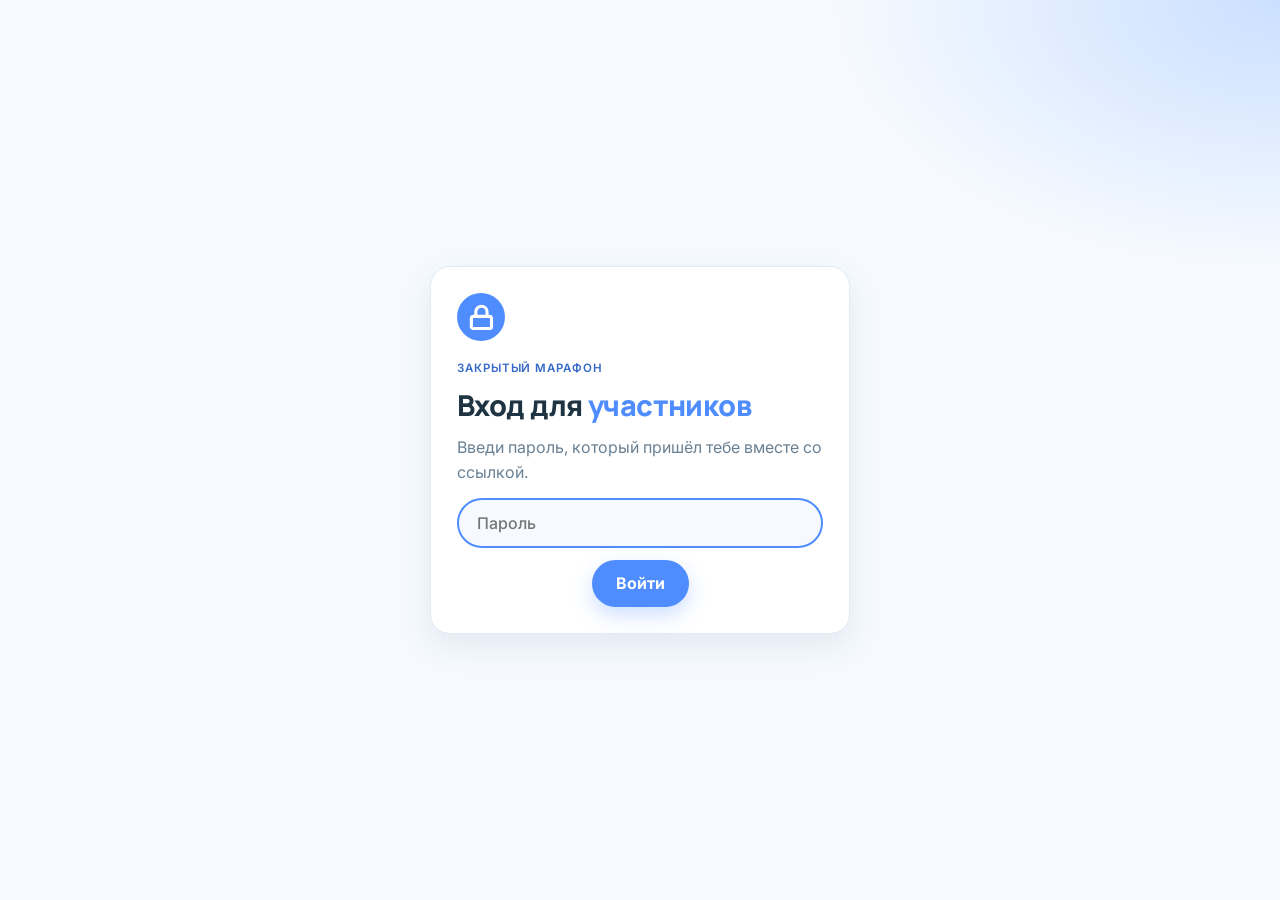
<file: index.html>
<!doctype html>
<html lang="ru">
<head>
  <meta charset="utf-8">
  <meta name="viewport" content="width=device-width, initial-scale=1">
  <meta name="robots" content="noindex">
  <meta name="color-scheme" content="light dark">
  <title>Марафон по питанию</title>
  <link rel="preconnect" href="https://fonts.googleapis.com">
  <link rel="preconnect" href="https://fonts.gstatic.com" crossorigin>
  <link href="https://fonts.googleapis.com/css2?family=Inter:wght@400;500;600;700&family=Manrope:wght@800&display=swap" rel="stylesheet">
  <link rel="stylesheet" href="css/style.css">
</head>
<body>
  <header class="site-header">
    <a class="brand" href="index.html" data-home-link>
      <span class="badge badge-green">
        <svg class="icon" viewBox="0 0 24 24" fill="none" stroke="currentColor" stroke-width="2.4" stroke-linecap="round" stroke-linejoin="round" aria-hidden="true"><path d="M11 20A7 7 0 0 1 9.8 6.1C15.5 5 17 4.48 19 2c1 2 2 4.18 2 8 0 5.5-4.78 10-10 10Z"/><path d="M2 21c0-3 1.85-5.36 5.08-6C9.5 14.52 12 13 13 12"/></svg>
      </span>
      <span data-site-title>Марафон по питанию</span>
    </a>
    <a class="header-link" href="bonus.html" data-bonus-link>Доп. материалы</a>
  </header>

  <main id="app" aria-live="polite"></main>

  <noscript><p style="padding:16px">Для работы сайта нужен включённый JavaScript.</p></noscript>
  <script src="js/config.js"></script>
  <script src="js/app.js"></script>
  <script src="js/home.js"></script>
</body>
</html>
</file>
<file: css/style.css>
:root {
  --bg: #F6FAFF;
  --surface: #FFFFFF;
  --surface-blue: #DDEBFF;
  --surface-green: #EFF7DC;
  --primary: #4F8DFF;
  --primary-dark: #3569C7;
  --accent-blue: #A7C9FF;
  --accent-green: #8BC43F;
  --accent-green-soft: #B8DB6E;
  --text: #3F5B6B;
  --text-soft: #6A8194;
  --border: #E1EBF5;
  --radius-lg: 20px;
  --radius-md: 14px;
  --radius-sm: 9px;
  --shadow: 0 12px 32px rgba(63, 91, 107, 0.10);
  --font-heading: "Manrope", sans-serif;
  --font-body: "Inter", -apple-system, "Segoe UI", sans-serif;

  /* производные */
  --heading: #1F3442;
  --green-text: #5C7A2E;
  --glow-blue: rgba(167, 201, 255, 0.55);
  --glow-green: rgba(184, 219, 110, 0.35);
}

@media (prefers-color-scheme: dark) {
  :root {
    --bg: #101B24;
    --surface: #1B2A36;
    --border: #2B3D4A;
    --text: #E4EEF6;
    --text-soft: #94ABBB;
    --surface-blue: #1E3350;
    --surface-green: #26361F;
    --primary-dark: #A7C9FF;
    --heading: #F3F8FC;
    --green-text: #B8DB6E;
    --shadow: 0 12px 32px rgba(0, 0, 0, 0.30);
    --glow-blue: rgba(79, 141, 255, 0.18);
    --glow-green: rgba(139, 196, 63, 0.10);
  }
}

*, *::before, *::after { box-sizing: border-box; }

html { -webkit-text-size-adjust: 100%; }

body {
  margin: 0;
  min-height: 100vh;
  font-family: var(--font-body);
  font-size: 1rem;
  line-height: 1.6;
  color: var(--text);
  background:
    radial-gradient(60rem 28rem at 110% -8rem, var(--glow-blue), transparent 70%),
    radial-gradient(40rem 22rem at -20% 14rem, var(--glow-green), transparent 70%),
    var(--bg);
  background-repeat: no-repeat;
  overflow-wrap: break-word;
}

h1, h2, h3 {
  font-family: var(--font-heading);
  font-weight: 800;
  color: var(--heading);
  line-height: 1.15;
  letter-spacing: -0.02em;
  margin: 0;
  text-wrap: balance;
}
h1 { font-size: clamp(1.9rem, 7.5vw, 3rem); }
h2 { font-size: clamp(1.3rem, 5vw, 1.7rem); }
p { margin: 0; }
a { color: var(--primary-dark); }
img { max-width: 100%; display: block; }

.hl { color: var(--primary); }
mark {
  background: var(--surface-green);
  color: inherit;
  border-radius: 6px;
  padding: 0 0.22em;
  box-decoration-break: clone;
  -webkit-box-decoration-break: clone;
}
.soft { color: var(--text-soft); }
.sr-only { position: absolute; width: 1px; height: 1px; overflow: hidden; clip: rect(0 0 0 0); white-space: nowrap; }

.icon { width: 1.15em; height: 1.15em; flex: none; }

:focus-visible { outline: 3px solid var(--accent-blue); outline-offset: 2px; }

/* ---------- Каркас ---------- */
.site-header {
  max-width: 1040px;
  margin: 0 auto;
  padding: 16px 16px 0;
  display: flex;
  align-items: center;
  justify-content: space-between;
  gap: 12px;
}
.header-link {
  flex: none;
  font-weight: 600;
  font-size: 0.85rem;
  text-decoration: none;
  padding: 7px 13px;
  border-radius: 999px;
  background: var(--surface-blue);
  color: var(--primary-dark);
  transition: background-color 0.2s;
}
.header-link:hover { background: var(--accent-blue); }
.brand { min-width: 0; }
html.no-scroll { overflow: hidden; }
.brand {
  display: inline-flex;
  align-items: center;
  gap: 10px;
  font-family: var(--font-heading);
  font-weight: 800;
  color: var(--heading);
  text-decoration: none;
  font-size: 0.98rem;
}
main {
  max-width: 1040px;
  margin: 0 auto;
  padding: 20px 16px 56px;
  display: flex;
  flex-direction: column;
  gap: 20px;
}
main.narrow { max-width: 760px; }

/* ---------- Базовые компоненты ---------- */
.eyebrow {
  text-transform: uppercase;
  letter-spacing: 0.08em;
  font-size: 0.72rem;
  font-weight: 600;
  color: var(--primary-dark);
  margin-bottom: 10px;
}

.card {
  background: var(--surface);
  border: 1px solid var(--border);
  border-radius: var(--radius-lg);
  box-shadow: var(--shadow);
  padding: 20px;
}
.card.center { text-align: center; display: flex; flex-direction: column; align-items: center; gap: 12px; padding: 32px 20px; }
.card.center .eyebrow { margin: 0; }

.btn {
  display: inline-flex;
  align-items: center;
  justify-content: center;
  gap: 8px;
  padding: 12px 22px;
  border-radius: 999px;
  border: 2px solid transparent;
  font: 700 1rem/1.2 var(--font-body);
  text-decoration: none;
  cursor: pointer;
  transition: background-color 0.2s, border-color 0.2s, transform 0.15s, box-shadow 0.2s;
}
.btn:active { transform: translateY(1px); }
.btn-primary { background: var(--primary); color: #fff; box-shadow: 0 8px 20px rgba(79, 141, 255, 0.28); }
.btn-primary:hover { background: #3F7DF0; }
.btn-secondary { background: transparent; border-color: var(--accent-blue); color: var(--primary-dark); }
.btn-secondary:hover { background: var(--surface-blue); }
.btn-block { width: 100%; }
.link-btn {
  background: none; border: 0; padding: 6px 4px; cursor: pointer;
  font: 500 0.9rem var(--font-body); color: var(--text-soft); text-decoration: underline;
}

.chip {
  display: inline-flex;
  align-items: center;
  gap: 6px;
  padding: 5px 11px;
  border-radius: 999px;
  font-size: 0.78rem;
  font-weight: 600;
  line-height: 1.25;
}
.chip .icon { width: 0.95em; height: 0.95em; }
.chip-blue { background: var(--surface-blue); color: var(--primary-dark); }
.chip-green { background: var(--surface-green); color: var(--green-text); }
.chip-muted { background: transparent; color: var(--text-soft); padding-left: 0; padding-right: 0; }
.chip-ghost { background: transparent; color: var(--text-soft); padding-left: 0; }
.chip-lg { font-size: 0.95rem; padding: 10px 16px; }

.badge {
  display: inline-grid;
  place-items: center;
  flex: none;
  width: 38px;
  height: 38px;
  border-radius: 50%;
  color: #fff;
  font: 800 0.95rem var(--font-heading);
}
.badge-blue { background: var(--primary); }
.badge-green { background: var(--accent-green); }
.badge-muted { background: var(--border); color: var(--text-soft); }
.badge-lg { width: 48px; height: 48px; font-size: 1.2rem; }
.badge-lg .icon { width: 1.4em; height: 1.4em; stroke-width: 2.8; }

.note {
  display: flex;
  align-items: center;
  gap: 14px;
  background: var(--surface-green);
  border-radius: var(--radius-lg);
  padding: 16px;
  margin: 0;
}
.note p { border-left: 2px solid var(--accent-blue); padding-left: 14px; font-size: 0.95rem; }

.progress { height: 10px; background: var(--border); border-radius: 999px; overflow: hidden; }
.progress span { display: block; height: 100%; background: var(--accent-green); border-radius: 999px; transition: width 0.25s; }

.input {
  width: 100%;
  padding: 13px 18px;
  border-radius: 999px;
  border: 2px solid var(--border);
  background: var(--bg);
  color: var(--text);
  font: 500 1rem var(--font-body);
  transition: border-color 0.2s;
}
.input:focus { border-color: var(--primary); outline: none; }

/* ---------- Главная ---------- */
.hero { padding: 12px 0 4px; display: flex; flex-direction: column; align-items: flex-start; gap: 14px; }
.hero .eyebrow { margin: 0; }
.lead { font-size: 1.05rem; max-width: 34em; }

.progress-card { display: flex; flex-direction: column; gap: 16px; }
.stats { display: grid; grid-template-columns: 1fr 1fr; gap: 12px; }
.stat { display: flex; align-items: center; gap: 10px; min-width: 0; }
.stat div { display: flex; flex-direction: column; line-height: 1.25; min-width: 0; }
.stat b { font: 800 1.25rem var(--font-heading); color: var(--heading); }
.stat span:not(.badge) { font-size: 0.82rem; color: var(--text-soft); }

.preview-flag {
  font-size: 0.85rem; color: var(--primary-dark);
  background: var(--surface-blue); border-radius: var(--radius-md); padding: 10px 14px;
}

#days-h { margin: 12px 0 16px; }
.days {
  list-style: none; margin: 0; padding: 0;
  display: grid;
  grid-template-columns: repeat(2, minmax(0, 1fr));
  gap: 12px;
}
.days li { display: flex; min-width: 0; }
.day-card {
  flex: 1;
  min-width: 0;
  display: flex;
  flex-direction: column;
  align-items: flex-start;
  gap: 10px;
  padding: 14px;
  background: var(--surface);
  border: 1px solid var(--border);
  border-radius: var(--radius-lg);
  box-shadow: var(--shadow);
  color: inherit;
  text-decoration: none;
  transition: transform 0.2s, border-color 0.2s, box-shadow 0.2s;
}
a.day-card:hover { transform: translateY(-2px); border-color: var(--accent-blue); }
.day-top { display: flex; align-items: center; gap: 8px; }
.day-num { font-size: 0.72rem; font-weight: 600; letter-spacing: 0.08em; text-transform: uppercase; color: var(--text-soft); }
.day-title {
  font-size: 0.98rem;
  line-height: 1.25;
  letter-spacing: -0.01em;
  text-wrap: pretty;
  flex: 1;
  display: -webkit-box;
  -webkit-line-clamp: 4;
  -webkit-box-orient: vertical;
  overflow: hidden;
}
.day-card.is-current { border: 2px solid var(--primary); padding: 13px; background: var(--surface-blue); }
.day-card.is-done { background: var(--surface-green); border-color: transparent; box-shadow: none; }
.day-card.is-locked { box-shadow: none; background: transparent; border-style: dashed; }
.day-card.is-locked .day-title { color: var(--text-soft); }

/* ---------- Страница дня ---------- */
.back {
  display: inline-flex; align-items: center; gap: 6px; align-self: flex-start;
  font-weight: 600; font-size: 0.92rem; text-decoration: none; padding: 6px 0;
}
.day-head .eyebrow { margin-bottom: 8px; }

.lesson { display: flex; flex-direction: column; gap: 22px; padding: 22px 18px; }
.text-block, .task { display: flex; flex-direction: column; gap: 12px; }
.text-block h2 { margin: 8px 0 2px; }
.lesson > .text-block:first-child h2 { margin-top: 0; }

/* кнопки из бота */
.bot-buttons { display: flex; flex-wrap: wrap; gap: 8px; margin-top: 2px; }
.btn-sm { padding: 8px 15px; font-size: 0.88rem; }
.chip-static { cursor: default; opacity: 0.85; }

/* кружок */
.circles { display: flex; flex-wrap: wrap; justify-content: center; gap: 20px; padding: 6px 0; }
.circle {
  width: min(280px, 100%);
  aspect-ratio: 1 / 1;
  border-radius: 50%;
  object-fit: cover;
  background: var(--surface-blue);
  box-shadow: 0 0 0 4px var(--surface), 0 0 0 6px var(--accent-blue);
}
/* обычное видео */
.clip {
  display: block;
  width: 100%;
  max-height: 80vh;
  border-radius: var(--radius-lg);
  background: #0c151c;
}
.clip-small { max-width: 360px; margin: 0 auto; }

/* голосовое */
.voice {
  display: flex;
  align-items: center;
  gap: 12px;
  padding: 14px;
  background: var(--surface-blue);
  border-radius: var(--radius-lg);
}
.voice-body { flex: 1; min-width: 0; display: flex; flex-direction: column; gap: 6px; }
.voice-label { font-size: 0.82rem; font-weight: 600; color: var(--primary-dark); }
.voice audio { width: 100%; height: 40px; }

/* фото и лайтбокс */
.photo {
  display: block; width: 100%; padding: 0; border: 1px solid var(--border);
  border-radius: var(--radius-lg); overflow: hidden; background: var(--bg); cursor: zoom-in;
}
.photo img { width: 100%; height: auto; }
.lightbox {
  position: fixed; inset: 0; z-index: 20;
  display: grid; place-items: center; padding: 12px;
  background: rgba(12, 21, 28, 0.92); cursor: zoom-out;
}
.lightbox img { max-width: 100%; max-height: calc(100vh - 24px); max-height: calc(100dvh - 24px); border-radius: var(--radius-md); object-fit: contain; }
.lightbox-close {
  position: absolute; top: 12px; right: 12px;
  width: 44px; height: 44px; display: grid; place-items: center;
  border: 0; border-radius: 50%; background: rgba(255, 255, 255, 0.16); color: #fff; cursor: pointer;
}

.list { list-style: none; margin: 0; padding: 0; display: flex; flex-direction: column; gap: 8px; }
.list li { display: flex; gap: 10px; align-items: flex-start; }
.dot { flex: none; width: 8px; height: 8px; border-radius: 50%; background: var(--accent-blue); margin-top: 0.58em; margin-left: 7px; margin-right: 7px; }
.tick {
  flex: none; display: inline-grid; place-items: center;
  width: 22px; height: 22px; margin-top: 0.14em;
  border-radius: 50%; border: 2px solid var(--accent-green-soft); color: transparent;
  transition: background-color 0.2s, border-color 0.2s, color 0.2s;
}
.tick .icon { width: 13px; height: 13px; stroke-width: 3.4; }
.tick-on { background: var(--accent-green); border-color: var(--accent-green); color: #fff; }
.tick-no { background: var(--surface-blue); border-color: var(--surface-blue); color: var(--primary-dark); }

.step { display: flex; gap: 10px; align-items: flex-start; font-weight: 600; color: var(--heading); margin-top: 4px; text-align: left; }
.step-n {
  flex: none; display: inline-grid; place-items: center;
  min-width: 24px; height: 24px; padding: 0 6px; margin-top: 0.05em;
  border-radius: 999px; background: var(--surface-blue); color: var(--primary-dark);
  font: 800 0.8rem var(--font-heading);
}
.step-check {
  width: 100%; background: none; border: 0; padding: 4px 0; cursor: pointer;
  font: 600 1rem/1.6 var(--font-body);
}
.step-check[aria-pressed="true"] .tick { background: var(--accent-green); border-color: var(--accent-green); color: #fff; }
.step-check[aria-pressed="true"] > span:last-child { color: var(--text-soft); }

.task { background: var(--surface-green); border-radius: var(--radius-lg); padding: 18px 16px; }
.task-head { display: flex; align-items: center; gap: 12px; }
.task .dot { background: var(--accent-green); }

.gallery { display: grid; grid-template-columns: repeat(2, minmax(0, 1fr)); gap: 10px; margin-top: 4px; }
.gallery-one { grid-template-columns: minmax(0, 1fr); }
.gallery-one { max-width: 560px; width: 100%; margin-left: auto; margin-right: auto; }

.video { position: relative; aspect-ratio: 16 / 9; border-radius: var(--radius-lg); overflow: hidden; background: #0c151c; box-shadow: var(--shadow); }
.video iframe, .video video { position: absolute; inset: 0; width: 100%; height: 100%; border: 0; }
.audio { width: 100%; }
.media-missing {
  display: flex; align-items: center; gap: 10px;
  padding: 12px 14px; border: 2px dashed var(--accent-blue); border-radius: var(--radius-md);
  color: var(--primary-dark); font-size: 0.88rem; font-weight: 500;
}

.done-row { display: flex; flex-wrap: wrap; align-items: center; justify-content: center; gap: 8px 16px; }
.day-nav { display: flex; justify-content: space-between; align-items: center; gap: 10px; }
.day-nav .btn { padding: 11px 16px; font-size: 0.92rem; }
.day-nav .chip { text-align: right; }

/* ---------- Дополнительные материалы ---------- */
.bonus-banner {
  display: flex; align-items: center; gap: 14px;
  padding: 18px 16px; margin-top: 8px;
  background: var(--surface-blue); border-radius: var(--radius-lg);
  color: inherit; text-decoration: none;
  transition: transform 0.2s;
}
.bonus-banner:hover { transform: translateY(-2px); }
.bonus-banner-green { background: var(--surface-green); margin-top: 0; }
.bonus-banner-green > .icon { color: var(--green-text); }
.bonus-banner div { flex: 1; min-width: 0; }
.bonus-banner h2 { font-size: 1.2rem; margin-bottom: 4px; }
.bonus-banner p { font-size: 0.9rem; }
.bonus-banner > .icon { color: var(--primary-dark); width: 22px; height: 22px; }

.bonus-grid { list-style: none; margin: 0; padding: 0; display: grid; grid-template-columns: minmax(0, 1fr); gap: 12px; }
.bonus-grid li { display: flex; min-width: 0; }
.bonus-card {
  flex: 1; min-width: 0;
  display: flex; align-items: flex-start; gap: 14px; padding: 16px;
  background: var(--surface); border: 1px solid var(--border); border-radius: var(--radius-lg); box-shadow: var(--shadow);
  color: inherit; text-decoration: none;
  transition: transform 0.2s, border-color 0.2s;
}
.bonus-card:hover { transform: translateY(-2px); border-color: var(--accent-blue); }
.bonus-card-body { min-width: 0; display: flex; flex-direction: column; align-items: flex-start; gap: 8px; }
.bonus-card h2 { font-size: 1.08rem; line-height: 1.25; }
.bonus-card p { font-size: 0.9rem; color: var(--text-soft); }

/* ---------- Вход по паролю ---------- */
.gate {
  position: fixed; inset: 0; z-index: 10;
  display: grid; place-items: center; padding: 16px;
  background:
    radial-gradient(40rem 24rem at 100% 0, var(--glow-blue), transparent 70%),
    var(--bg);
  overflow: auto;
}
.gate-card { width: 100%; max-width: 420px; display: flex; flex-direction: column; align-items: flex-start; gap: 12px; padding: 28px 22px; }
.gate-card .eyebrow { margin: 6px 0 0; }
.gate-card h1 { font-size: 1.8rem; }
.gate-error { color: #C2553F; font-size: 0.9rem; font-weight: 500; }

/* ---------- Широкие экраны ---------- */
@media (min-width: 640px) {
  main { padding: 28px 24px 72px; gap: 24px; }
  .site-header { padding: 22px 24px 0; }
  .card { padding: 26px; }
  .lesson { padding: 32px; }
  .days { grid-template-columns: repeat(auto-fill, minmax(190px, 1fr)); gap: 16px; }
  .bonus-grid { grid-template-columns: repeat(2, minmax(0, 1fr)); gap: 16px; }
  .bonus-card { padding: 22px; }
  .bonus-banner { padding: 24px; }
  .task { padding: 24px; }
  .header-link { font-size: 0.92rem; }
  .day-card { padding: 18px; }
  .day-card.is-current { padding: 17px; }
  .stats { grid-template-columns: repeat(2, max-content); gap: 36px; }
  .btn-block { width: auto; align-self: center; }
  #complete { display: flex; justify-content: center; }
  .note { padding: 20px 24px; }
}

@media (prefers-reduced-motion: reduce) {
  * { transition: none !important; }
}
</file>
